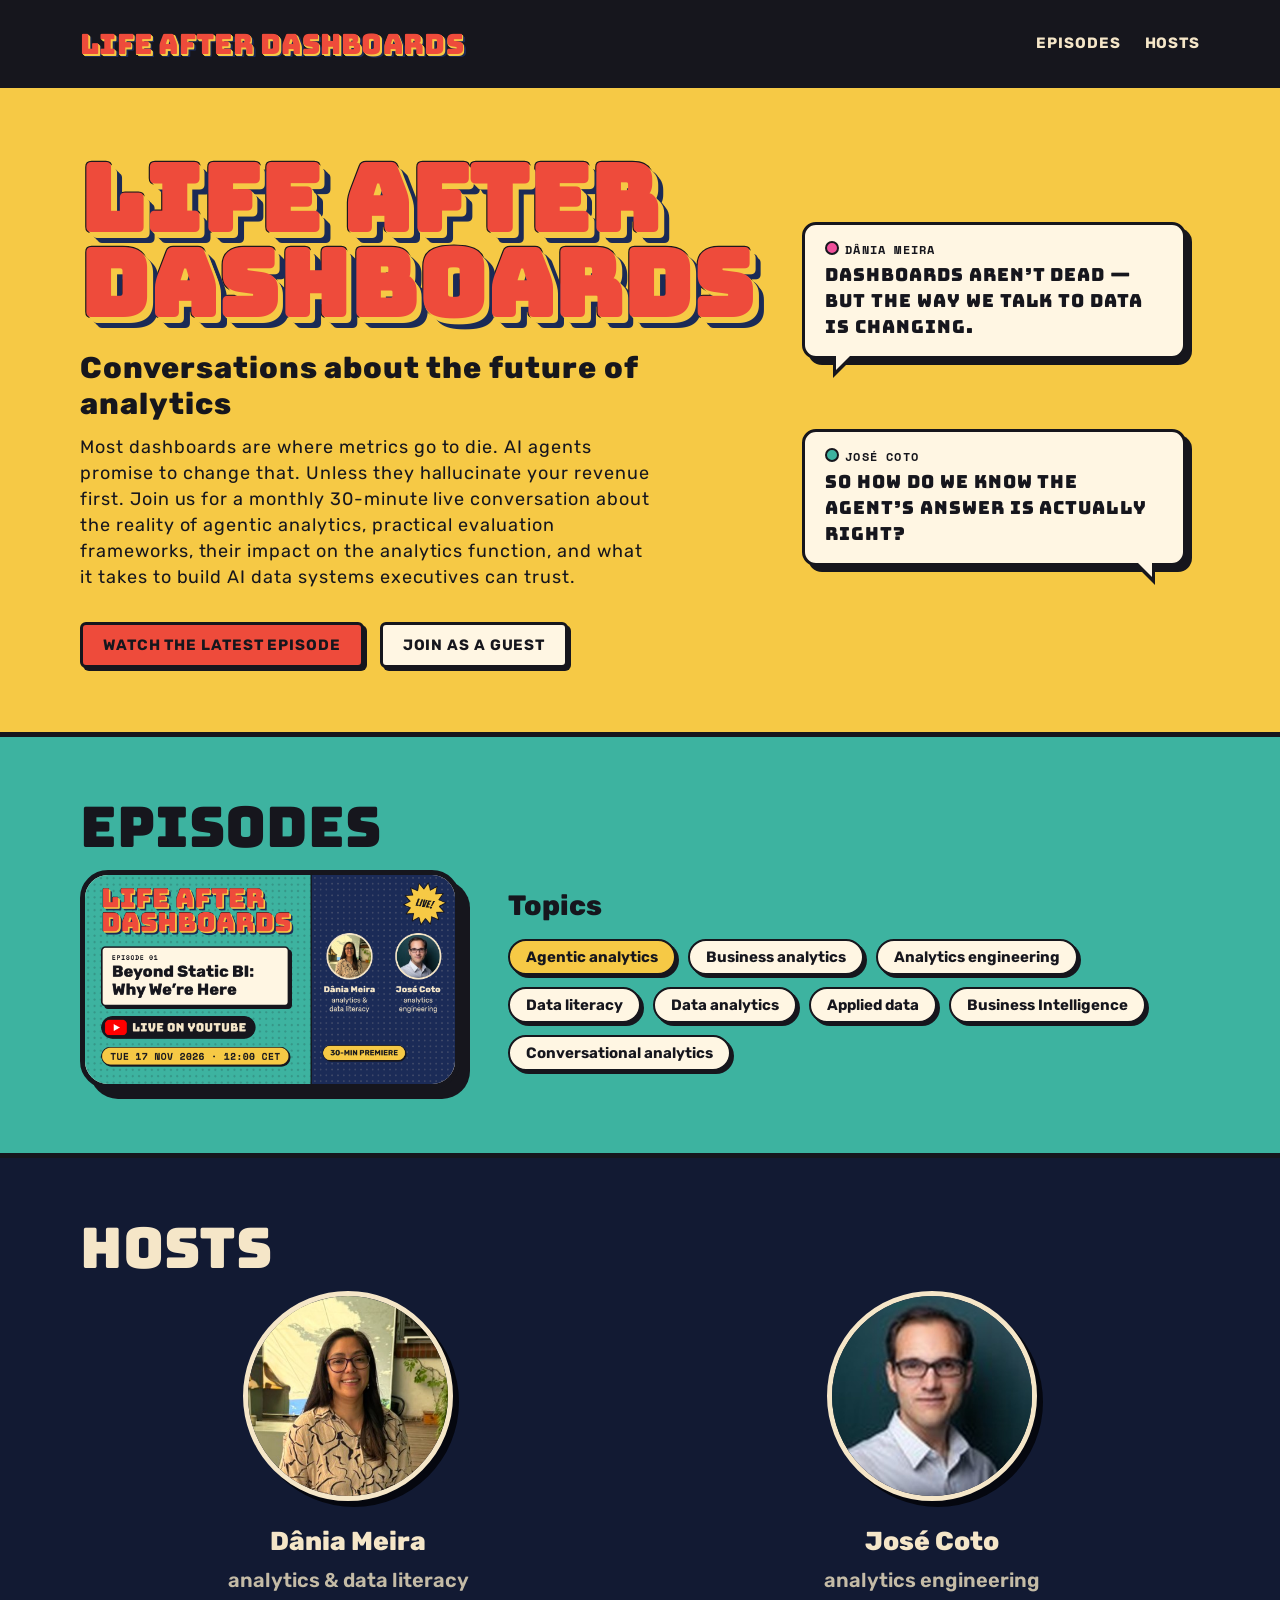
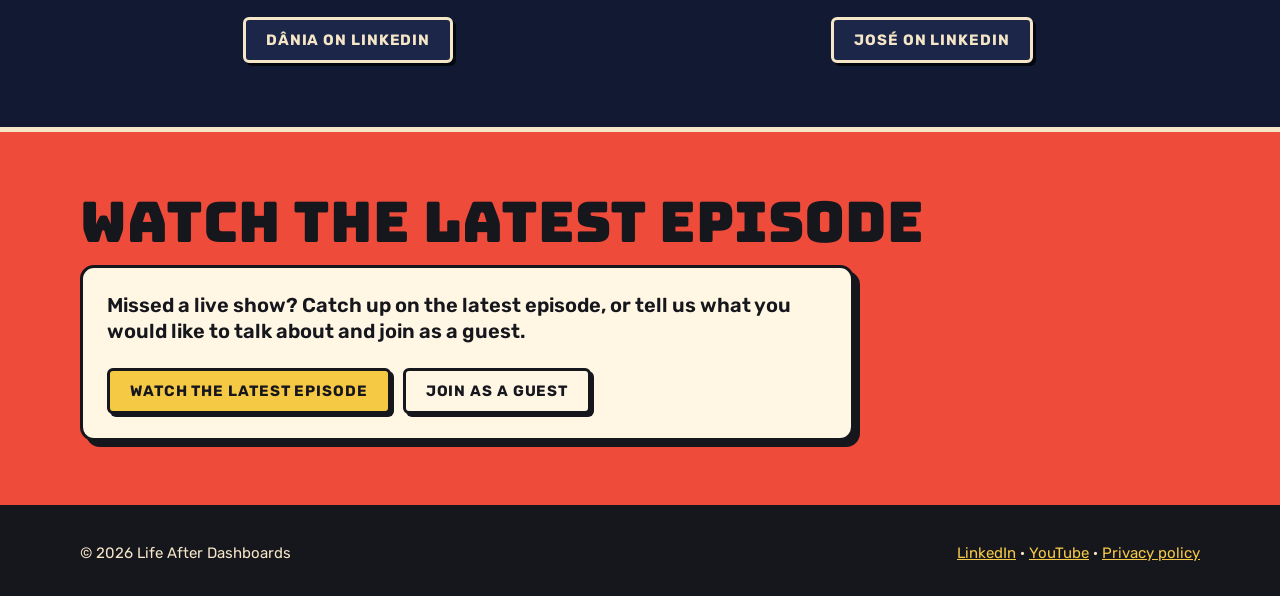
<file: index.html>
<!DOCTYPE html>
<html lang="en">
<head>
  <meta charset="utf-8">
  <meta name="viewport" content="width=device-width, initial-scale=1">
  <title>Life After Dashboards: agentic analytics & the future of BI</title>
  <meta name="description" content="Monthly live show on agentic analytics, AI agents, business analytics, analytics engineering and data literacy. Hosted by Dânia Meira and José Coto.">
  <meta name="robots" content="index,follow">
  <meta name="keywords" content="conversational analytics, business analytics, analytics engineering, data literacy, data analytics, applied data, agentic analytics, AI agents, dashboards, Business Intelligence, live show, Dânia Meira, José Coto">
  <meta name="theme-color" content="#16161d">
  <link rel="canonical" href="https://meiradania.github.io/life-after-dashboards/">
  <link rel="alternate" type="text/plain" href="llms.txt" title="llms.txt: a plain-text summary of this site for AI agents">
  <meta property="og:site_name" content="Life After Dashboards">
  <meta property="og:title" content="Life After Dashboards: agentic analytics & the future of BI">
  <meta property="og:description" content="Monthly live show on agentic analytics, AI agents, business analytics, analytics engineering and data literacy. Hosted by Dânia Meira and José Coto.">
  <meta property="og:type" content="website">
  <meta property="og:url" content="https://meiradania.github.io/life-after-dashboards/">
  <meta property="og:image" content="https://meiradania.github.io/life-after-dashboards/img/episode-01-thumbnail.png">
  <meta property="og:image:alt" content="Life After Dashboards, Episode 01: Beyond Static BI, why we’re here. Live on YouTube with Dânia Meira and José Coto.">
  <meta name="twitter:card" content="summary_large_image">
  <link rel="icon" type="image/png" sizes="64x64" href="img/favicon-64.png">
  <link rel="apple-touch-icon" href="img/apple-touch-icon.png">
  <link rel="preload" href="fonts/Bungee-Regular.ttf" as="font" type="font/ttf" crossorigin>
  <link rel="stylesheet" href="css/fonts.css">
  <link rel="stylesheet" href="css/tokens.css">
  <link rel="stylesheet" href="css/bundle.css">
  <link rel="stylesheet" href="style.css">
  <script type="application/ld+json">
{
  "@context": "https://schema.org",
  "@graph": [
    {
      "@type": "WebSite",
      "@id": "https://meiradania.github.io/life-after-dashboards/#website",
      "url": "https://meiradania.github.io/life-after-dashboards/",
      "name": "Life After Dashboards",
      "description": "Conversations about the future of analytics",
      "inLanguage": "en"
    },
    {
      "@type": "Organization",
      "@id": "https://meiradania.github.io/life-after-dashboards/#org",
      "name": "Life After Dashboards",
      "url": "https://meiradania.github.io/life-after-dashboards/",
      "logo": "https://meiradania.github.io/life-after-dashboards/img/avatar-800.png",
      "sameAs": [
        "https://www.linkedin.com/company/life-after-dashboards",
        "https://www.youtube.com/@lifeafterdashboards"
      ],
      "knowsAbout": [
        "business analytics",
        "analytics engineering",
        "data literacy",
        "data analytics",
        "applied data",
        "agentic analytics",
        "AI agents",
        "dashboards",
        "Business Intelligence"
      ],
      "founder": [
        {
          "@type": "Person",
          "name": "Dânia Meira",
          "url": "https://www.linkedin.com/in/meiradania"
        },
        {
          "@type": "Person",
          "name": "José Coto",
          "url": "https://www.linkedin.com/in/jose-coto"
        }
      ]
    },
    {
      "@type": "Event",
      "name": "Life After Dashboards #01 | Beyond Static BI: Why We're Here & What's Next",
      "description": "Business Intelligence is undergoing its biggest transformation in twenty years, moving from dashboards toward conversational and autonomous AI agents. Dânia Meira and José Coto discuss their backgrounds in data architecture and analytics, why they started the show, and what to expect: guest interviews, use case discussions, practical breakdowns and community Q&A.",
      "keywords": "Beyond Static BI, Business Intelligence, dashboards, AI agents, conversational analytics, agentic analytics, business analytics, analytics engineering, data analytics, data literacy, applied data",
      "startDate": "2026-11-17T12:00:00+01:00",
      "endDate": "2026-11-17T12:30:00+01:00",
      "eventStatus": "https://schema.org/EventScheduled",
      "eventAttendanceMode": "https://schema.org/OnlineEventAttendanceMode",
      "location": {
        "@type": "VirtualLocation",
        "url": "https://www.youtube.com/@lifeafterdashboards"
      },
      "image": [
        "https://meiradania.github.io/life-after-dashboards/img/episode-01-thumbnail.png"
      ],
      "url": "https://meiradania.github.io/life-after-dashboards/#episodes",
      "isAccessibleForFree": true,
      "organizer": {
        "@id": "https://meiradania.github.io/life-after-dashboards/#org"
      },
      "performer": [
        {
          "@type": "Person",
          "name": "Dânia Meira",
          "url": "https://www.linkedin.com/in/meiradania"
        },
        {
          "@type": "Person",
          "name": "José Coto",
          "url": "https://www.linkedin.com/in/jose-coto"
        }
      ]
    }
  ]
}
  </script>
</head>
<body>
<header class="site">
  <div class="wrap">
    <a class="brand lad-wordmark lad-wordmark--inline" href="index.html" aria-label="Life After Dashboards, home"><span aria-hidden="true">Life After Dashboards</span></a>
    <nav aria-label="Main"><a href="index.html#episodes">Episodes</a><a href="index.html#hosts">Hosts</a></nav>
  </div>
</header>

<main id="top">
  <section class="hero f-mustard">
    <div class="wrap grid">
      <div>
        <h1 class="lad-wordmark"><span>Life After</span><span>Dashboards</span></h1>
        <p class="tagline">Conversations about the future of analytics</p>
        <p class="lead">Most dashboards are where metrics go to die. AI agents promise to change that. Unless they hallucinate your revenue first. Join us for a monthly 30-minute live conversation about the reality of agentic analytics, practical evaluation frameworks, their impact on the analytics function, and what it takes to build AI data systems executives can trust.</p>
        <div class="btns">
          <!-- TODO: link straight to the latest episode once it is published -->
          <a class="lad-btn lad-btn--primary" href="https://www.youtube.com/@lifeafterdashboards?utm_source=landingpage" rel="noopener">Watch the latest episode</a>
          <a class="lad-btn lad-btn--secondary" href="https://www.linkedin.com/in/meiradania?utm_source=landingpage" rel="noopener">Join as a guest</a>
        </div>
      </div>
      <div class="duo">
        <!-- Quotes are sample copy from the design system: replace with lines the hosts actually said. -->
        <div class="lad-bubble"><span class="lad-bubble__who"><i class="lad-bubble__dot lad-bg-pink"></i>Dânia Meira</span>Dashboards aren’t dead — but the way we talk to data is changing.</div>
        <div class="lad-bubble lad-bubble--right"><span class="lad-bubble__who"><i class="lad-bubble__dot lad-bg-teal"></i>José Coto</span>So how do we know the agent’s answer is actually right?</div>
      </div>
    </div>
  </section>

  <section class="episodes f-teal" id="episodes">
    <div class="wrap">
      <h2>Episodes</h2>
      <div class="ep-row">
        <div class="ep-list">
          <!-- TODO: link straight to the Episode 01 LinkedIn event once it is created (for now: the LinkedIn Page) -->
          <a class="ep-card" href="https://www.linkedin.com/company/life-after-dashboards?utm_source=landingpage" rel="noopener" aria-label="Episode 01: register for the event on LinkedIn">
            <img src="img/episode-01-thumbnail.png" width="1280" height="720" alt="Life After Dashboards episode 01: Beyond Static BI, why we’re here. Live on YouTube, Tuesday 17 November 2026, 12:00 CET, with Dânia Meira (analytics and data literacy) and José Coto (analytics engineering)." loading="lazy">
          </a>
        </div>
        <div class="topics">
          <h3>Topics</h3>
          <ul class="tags">
            <li class="lad-tag lad-tag--mustard">Agentic analytics</li>
            <li class="lad-tag">Business analytics</li>
            <li class="lad-tag">Analytics engineering</li>
            <li class="lad-tag">Data literacy</li>
            <li class="lad-tag">Data analytics</li>
            <li class="lad-tag">Applied data</li>
            <li class="lad-tag">Business Intelligence</li>
            <li class="lad-tag">Conversational analytics</li>
          </ul>
        </div>
      </div>
    </div>
  </section>

  <section class="hosts" id="hosts" data-theme="studio">
    <div class="wrap">
      <h2>Hosts</h2>
      <div class="host-grid">
        <article class="hostbox" id="dania">
          <div class="lad-host__disc photo"><img src="img/dania.jpg" width="340" height="340" alt="Photo of Dânia Meira" loading="lazy"></div>
          <h3>Dânia Meira</h3>
          <p class="role">analytics &amp; data literacy</p>
          <!-- TODO: add a short bio under the name -->
          <p class="links"><a class="lad-btn lad-btn--secondary" href="https://www.linkedin.com/in/meiradania?utm_source=landingpage" rel="noopener">Dânia on LinkedIn</a></p>
        </article>
        <article class="hostbox" id="jose">
          <div class="lad-host__disc photo"><img src="img/jose.jpg" width="340" height="340" alt="Photo of José Coto" loading="lazy"></div>
          <h3>José Coto</h3>
          <p class="role">analytics engineering</p>
          <!-- TODO: add a short bio under the name -->
          <p class="links"><a class="lad-btn lad-btn--secondary" href="https://www.linkedin.com/in/jose-coto?utm_source=landingpage" rel="noopener">José on LinkedIn</a></p>
        </article>
      </div>
    </div>
  </section>

  <section class="contact f-coral" id="watch">
    <div class="wrap">
      <h2>Watch the latest episode</h2>
      <div class="lad-card">
        <p class="sub" style="margin-bottom:var(--space-6)">Missed a live show? Catch up on the latest episode, or tell us what you would like to talk about and join as a guest.</p>
        <div class="tags">
          <!-- TODO: link straight to the latest episode once it is published -->
          <a class="lad-btn lad-btn--highlight" href="https://www.youtube.com/@lifeafterdashboards?utm_source=landingpage" rel="noopener">Watch the latest episode</a>
          <a class="lad-btn lad-btn--secondary" href="https://www.linkedin.com/in/meiradania?utm_source=landingpage" rel="noopener">Join as a guest</a>
        </div>
      </div>
    </div>
  </section>
</main>

<footer>
  <div class="wrap">
    <span>© <span id="y">2026</span> Life After Dashboards</span>
    <span><a href="https://www.linkedin.com/company/life-after-dashboards?utm_source=landingpage" rel="noopener">LinkedIn</a> · <a href="https://www.youtube.com/@lifeafterdashboards?utm_source=landingpage" rel="noopener">YouTube</a> · <a href="privacy.html">Privacy policy</a></span>
  </div>
</footer>
<script>document.getElementById("y").textContent = new Date().getFullYear();</script>
</body>
</html>
</file>
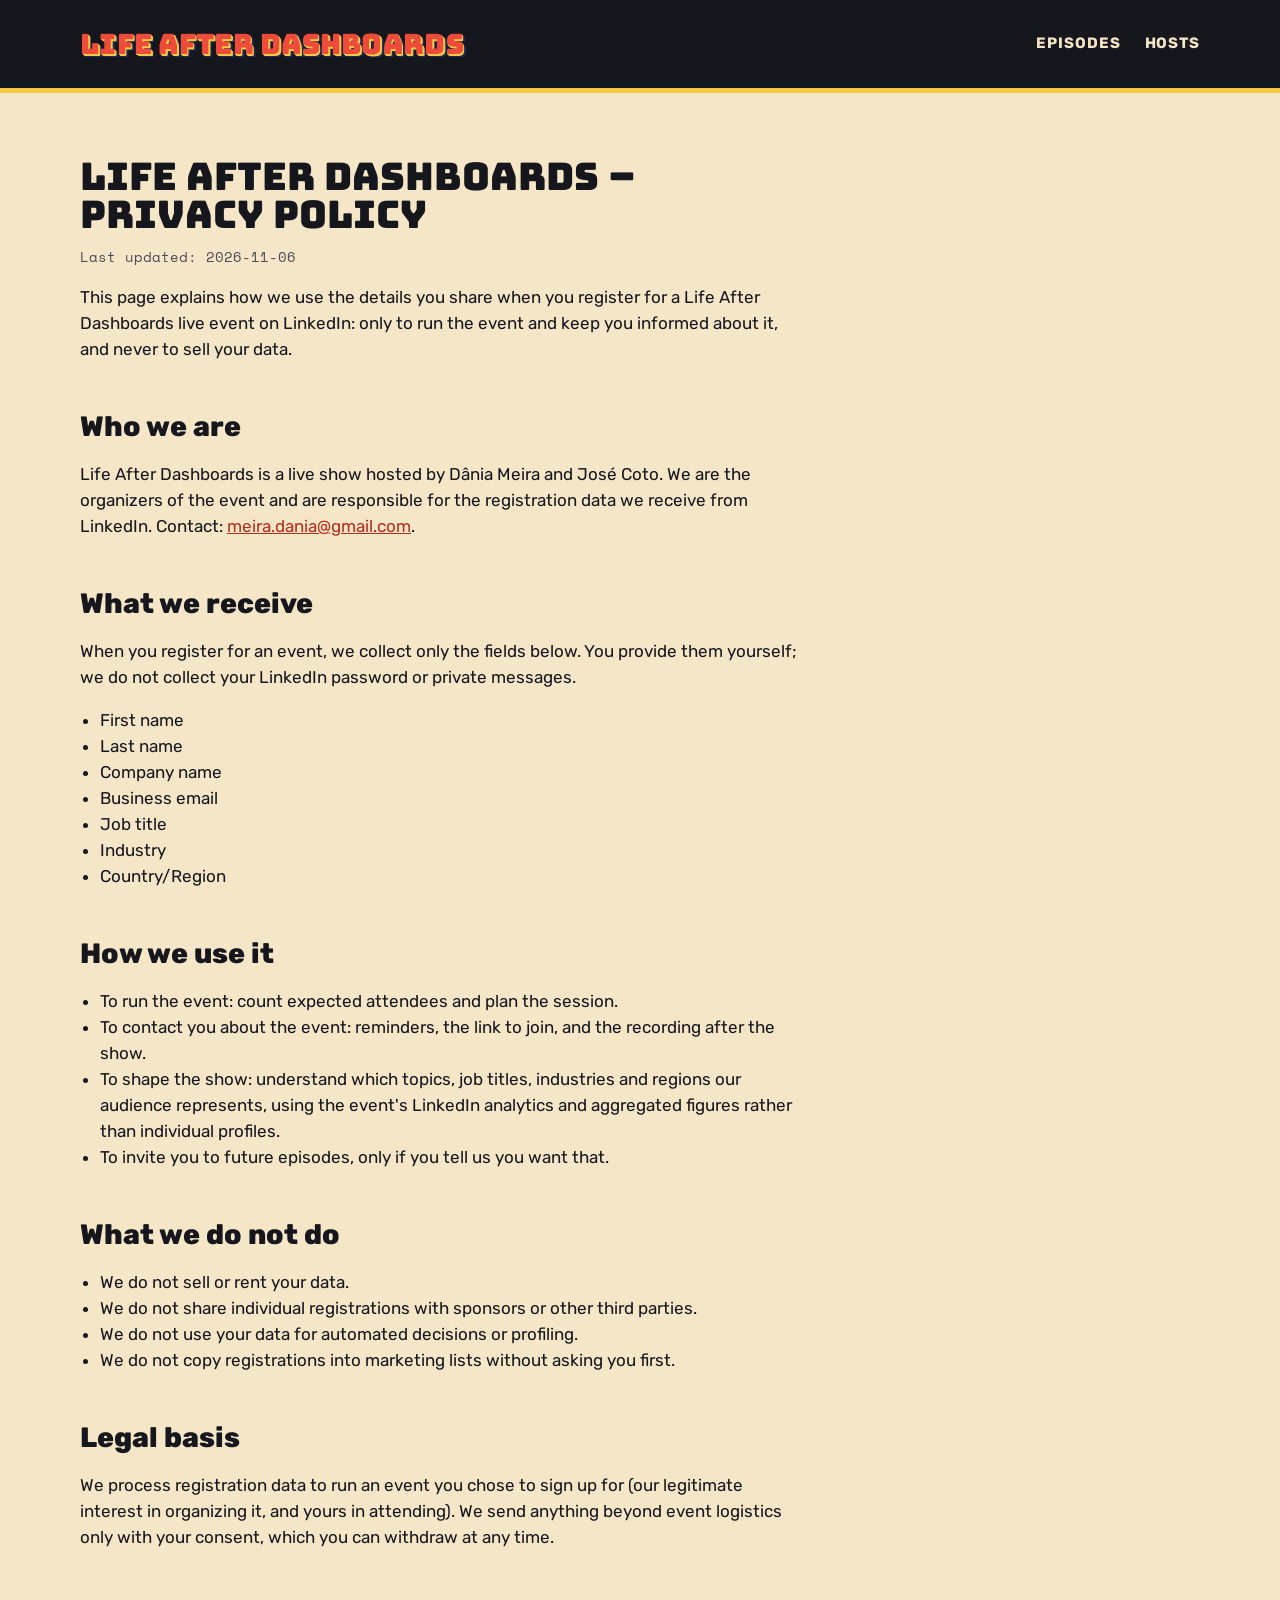
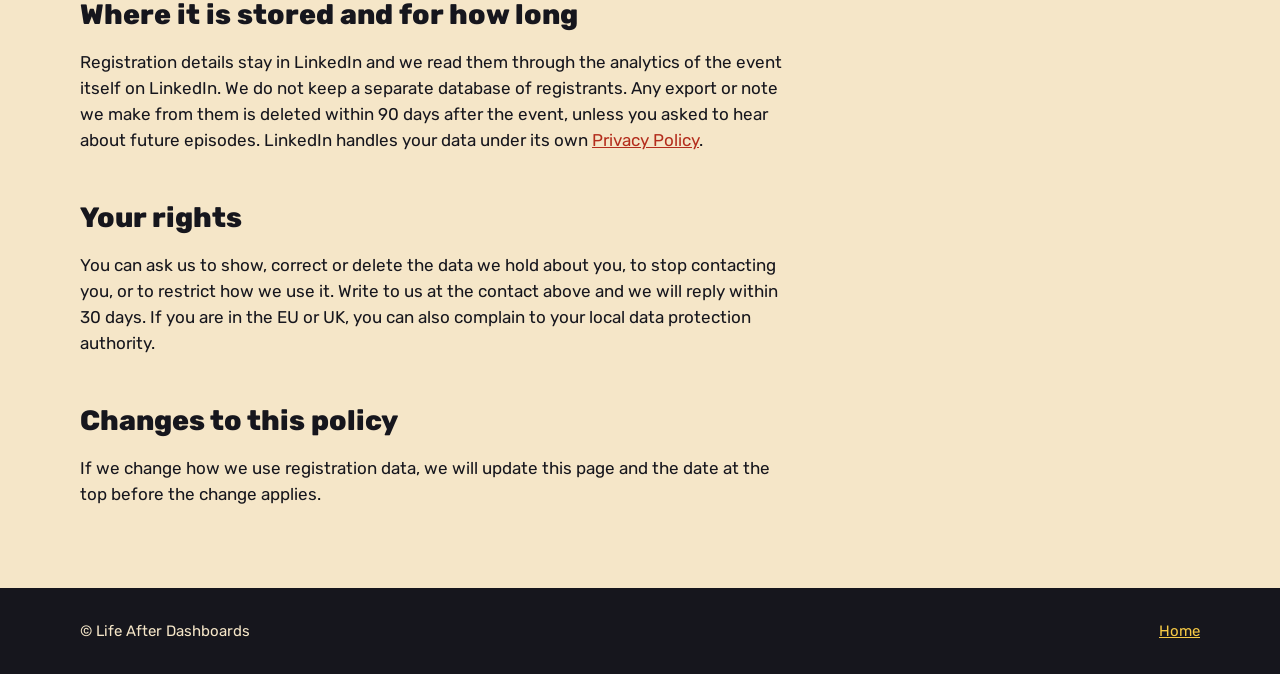
<file: privacy.html>
<!DOCTYPE html>
<html lang="en">
<head>
  <meta charset="utf-8">
  <meta name="viewport" content="width=device-width, initial-scale=1">
  <title>Privacy Policy – Life After Dashboards</title>
  <meta name="description" content="How Life After Dashboards uses the details you share when you register for a live event on LinkedIn.">
  <meta name="theme-color" content="#16161d">
  <meta name="robots" content="index,follow">
  <link rel="canonical" href="https://meiradania.github.io/life-after-dashboards/privacy.html">
  <link rel="icon" type="image/png" sizes="64x64" href="img/favicon-64.png">
  <link rel="apple-touch-icon" href="img/apple-touch-icon.png">
  <link rel="preload" href="fonts/Bungee-Regular.ttf" as="font" type="font/ttf" crossorigin>
  <link rel="stylesheet" href="css/fonts.css">
  <link rel="stylesheet" href="css/tokens.css">
  <link rel="stylesheet" href="css/bundle.css">
  <link rel="stylesheet" href="style.css">
</head>
<body>
<header class="site">
  <div class="wrap">
    <a class="brand lad-wordmark lad-wordmark--inline" href="index.html" aria-label="Life After Dashboards, home"><span aria-hidden="true">Life After Dashboards</span></a>
    <nav aria-label="Main"><a href="index.html#episodes">Episodes</a><a href="index.html#hosts">Hosts</a></nav>
  </div>
</header>

<main class="wrap">
  <article class="prose">
    <h1>Life After Dashboards – Privacy Policy</h1>
    <p class="meta">Last updated: 2026-11-06</p>

    <p>This page explains how we use the details you share when you register for a Life After Dashboards live event on LinkedIn: only to run the event and keep you informed about it, and never to sell your data.</p>

    <h2>Who we are</h2>
    <p>Life After Dashboards is a live show hosted by Dânia Meira and José Coto. We are the organizers of the event and are responsible for the registration data we receive from LinkedIn. Contact: <a href="mailto:meira.dania@gmail.com">meira.dania@gmail.com</a>.</p>

    <h2>What we receive</h2>
    <p>When you register for an event, we collect only the fields below. You provide them yourself; we do not collect your LinkedIn password or private messages.</p>
    <ul>
      <li>First name</li>
      <li>Last name</li>
      <li>Company name</li>
      <li>Business email</li>
      <li>Job title</li>
      <li>Industry</li>
      <li>Country/Region</li>
    </ul>

    <h2>How we use it</h2>
    <ul>
      <li>To run the event: count expected attendees and plan the session.</li>
      <li>To contact you about the event: reminders, the link to join, and the recording after the show.</li>
      <li>To shape the show: understand which topics, job titles, industries and regions our audience represents, using the event's LinkedIn analytics and aggregated figures rather than individual profiles.</li>
      <li>To invite you to future episodes, only if you tell us you want that.</li>
    </ul>

    <h2>What we do not do</h2>
    <ul>
      <li>We do not sell or rent your data.</li>
      <li>We do not share individual registrations with sponsors or other third parties.</li>
      <li>We do not use your data for automated decisions or profiling.</li>
      <li>We do not copy registrations into marketing lists without asking you first.</li>
    </ul>

    <h2>Legal basis</h2>
    <p>We process registration data to run an event you chose to sign up for (our legitimate interest in organizing it, and yours in attending). We send anything beyond event logistics only with your consent, which you can withdraw at any time.</p>

    <h2>Where it is stored and for how long</h2>
    <p>Registration details stay in LinkedIn and we read them through the analytics of the event itself on LinkedIn. We do not keep a separate database of registrants. Any export or note we make from them is deleted within 90 days after the event, unless you asked to hear about future episodes. LinkedIn handles your data under its own <a href="https://www.linkedin.com/legal/privacy-policy?utm_source=landingpage" rel="noopener">Privacy Policy</a>.</p>

    <h2>Your rights</h2>
    <p>You can ask us to show, correct or delete the data we hold about you, to stop contacting you, or to restrict how we use it. Write to us at the contact above and we will reply within 30 days. If you are in the EU or UK, you can also complain to your local data protection authority.</p>

    <h2>Changes to this policy</h2>
    <p>If we change how we use registration data, we will update this page and the date at the top before the change applies.</p>
  </article>
</main>

<footer>
  <div class="wrap">
    <span>© Life After Dashboards</span>
    <span><a href="index.html">Home</a></span>
  </div>
</footer>
</body>
</html>
</file>
<file: css/fonts.css>
/* Self-hosted so visitors' browsers never call Google. All four are SIL OFL; licences are in /fonts. */
@font-face { font-family: Bungee; src: url("../fonts/Bungee-Regular.ttf") format("truetype"); font-weight: 400; font-display: swap; }
@font-face { font-family: Bangers; src: url("../fonts/Bangers-Regular.ttf") format("truetype"); font-weight: 400; font-display: swap; }
@font-face { font-family: Rubik; src: url("../fonts/Rubik-Variable.ttf") format("truetype"); font-weight: 300 900; font-display: swap; }
@font-face { font-family: "Space Mono"; src: url("../fonts/SpaceMono-Regular.ttf") format("truetype"); font-weight: 400; font-display: swap; }
@font-face { font-family: "Space Mono"; src: url("../fonts/SpaceMono-Bold.ttf") format("truetype"); font-weight: 700; font-display: swap; }
</file>
<file: css/tokens.css>
/* Life After Dashboards — generated from tokens.json */
:root, [data-theme="paper"] {
  --paper: #f5e6c8; /* Page and canvas ground. Warm newsprint cream in Paper; deep night-navy in Studio (live-stream overlays, dark slides). */
  --paper-raised: #fff6e3; /* Cards, speech bubbles, chart panels sitting on `paper`. */
  --ink: #16161d; /* Primary text and headlines on `paper` and `paper-raised` (14.6:1 / 16.8:1 Paper, 14:1 / 12:1 Studio). Flips to cream in Studio. */
  --ink-muted: #4f4a57; /* Secondary copy, captions, axis labels on `paper` and `paper-raised` (≥6.9:1 Paper, ≥7.7:1 Studio). */
  --outline: #16161d; /* The pop-art key line: 3px stroke around every sticker, card, button, chart slice and bar. Cream in Studio so shapes read as die-cut stickers. */
  --dot: #16161d2e; /* Ben-Day halftone dots laid over a fill or the ground (`.lad-halftone`). Texture only — never carries meaning. */
  --coral: #ee4b3b; /* Lead brand hue — primary buttons, LIVE starbursts, the wordmark face, first chart series. A fill, never text on `paper` (2.99:1); use `coral-text` for words. */
  --coral-text: #b32d1c; /* Coral when it has to be text: links, inline emphasis on `paper` and `paper-raised` (5.2:1 / 5.9:1 Paper, 6.7:1 / 5.8:1 Studio). */
  --mustard: #f6c945; /* Poster yellow — episode badges, highlight blocks, the first layer of the wordmark extrusion, second chart series. */
  --teal: #3db3a0; /* Retro teal — section fields, host B colour (José), third chart series. */
  --pink: #f0509a; /* Pop pink — host A colour (Dânia), shout accents, fourth chart series. Use sparingly: one pink element per composition. */
  --blue: #1f5fae; /* Print blue — secondary fields, fifth chart series, links in Studio overlays when on a light card. */
  --navy: #1b2b57; /* Deep retro navy — the back layer of the wordmark extrusion, title bands, lower thirds. Equals the Studio ground's family, so in Studio pair it with a cream outline. */
  --on-coral: #16161d; /* Text and icons on a `coral` fill (4.9:1) in both themes. Never white on coral. */
  --on-mustard: #16161d; /* Text on `mustard` (11.5:1) in both themes. */
  --on-teal: #16161d; /* Text on `teal` (7:1) in both themes. */
  --on-pink: #16161d; /* Text on `pink` (5.4:1) in both themes. */
  --on-blue: #f5e6c8; /* Text on `blue` (5.2:1) in both themes. */
  --on-navy: #f5e6c8; /* Text on `navy` (11.1:1) in both themes. */
  --focus: #1f5fae; /* Keyboard focus ring: solid 3px, offset 3px, so it lands on the ground (5.2:1 on `paper`, 10.9:1 on Studio `paper`). */
  --pop-sm: 3px 3px 0 0 #16161d; /* Buttons, tags, small stickers. */
  --pop-md: 6px 6px 0 0 #16161d; /* Cards, speech bubbles, chart panels; button hover. */
  --pop-lg: 10px 10px 0 0 #16161d; /* Hero posters and event cards. */
}
[data-theme="studio"] {
  --paper: #121a33;
  --paper-raised: #1c2648;
  --ink: #f5e6c8;
  --ink-muted: #c4bba6;
  --outline: #f5e6c8;
  --dot: #f5e6c82e;
  --coral-text: #ff7a66;
  --focus: #f6c945;
  --pop-sm: 3px 3px 0 0 #05070f;
  --pop-md: 6px 6px 0 0 #05070f;
  --pop-lg: 10px 10px 0 0 #05070f;
}
:root {
  --space-1: 4px; /* Hairline gaps: icon to label, legend swatch to text. */
  --space-2: 8px; /* Halftone pitch; tight stacks; tag padding. */
  --space-3: 12px; /* Button vertical padding, list gaps. */
  --space-4: 16px; /* Default gap between elements; phone gutter. */
  --space-6: 24px; /* Card padding. */
  --space-8: 32px; /* Gap between cards; poster inner margin. */
  --space-12: 48px; /* Section padding. */
  --space-16: 64px; /* Gap between full-bleed colour sections. */
  --radius-sm: 6px; /* Buttons, tags' inner chips, bars' top corners. */
  --radius-md: 14px; /* Cards, speech bubbles, chart panels. */
  --radius-lg: 28px; /* Poster panels and event cards. */
  --radius-pill: 999px; /* Tags, episode badges, host discs. */
  --stroke-thin: 2px; /* Chart gridlines and small tags. */
  --stroke: 3px; /* The default key line around stickers, cards, buttons, slices and bars. */
  --stroke-heavy: 5px; /* Poster-scale shapes and chart baselines. */
  --font-display: Bungee, "Arial Black", Impact, sans-serif;
  --font-shout: Bangers, Impact, "Arial Narrow", sans-serif;
  --font-body: Rubik, "Trebuchet MS", system-ui, sans-serif;
  --font-data: "Space Mono", ui-monospace, Menlo, monospace;
  --text-hero: 400 96px/0.9 var(--font-display); /* Wordmark and poster titles only. Pair with the extrusion (`Wordmark`). */
  --text-display: 400 64px/0.95 var(--font-display); /* Episode numbers, slide titles, thumbnail headlines. */
  --text-title: 400 36px/1 var(--font-display); /* Card titles, section openers. Max two lines. */
  --text-shout: 400 40px/1 var(--font-shout); /* One- to three-word comic shouts inside starbursts: LIVE!, NEW!, WOW!, ON AIR. */
  --text-shout-sm: 400 24px/1 var(--font-shout); /* Small shouts on tags and badges. */
  --text-heading: 800 28px/34px var(--font-body); /* In-page headings, newsletter H2. */
  --text-subheading: 600 20px/26px var(--font-body); /* Card subtitles, host names, H3. */
  --text-body: 400 17px/26px var(--font-body); /* Running copy: newsletter, descriptions, speech bubbles. */
  --text-body-sm: 400 15px/22px var(--font-body); /* Card copy, metadata lines. */
  --text-button: 700 15px/16px var(--font-body); /* Buttons and tags, uppercase. */
  --text-kpi: 700 48px/1 var(--font-data); /* Big numbers in KPI tiles, timers, episode countdowns. */
  --text-data: 400 14px/20px var(--font-data); /* Dates, times, chart values, timestamps. */
  --text-label: 700 12px/16px var(--font-data); /* Uppercase eyebrows, axis and legend labels. */
}
.hero {
  font-family: var(--font-display);
  font-size: 96px;
  line-height: 0.9;
  font-weight: 400;
  letter-spacing: 0.01em;
}
.display {
  font-family: var(--font-display);
  font-size: 64px;
  line-height: 0.95;
  font-weight: 400;
  letter-spacing: 0;
}
.title {
  font-family: var(--font-display);
  font-size: 36px;
  line-height: 1;
  font-weight: 400;
  letter-spacing: 0;
}
.shout {
  font-family: var(--font-shout);
  font-size: 40px;
  line-height: 1;
  font-weight: 400;
  letter-spacing: 0.04em;
}
.shout-sm {
  font-family: var(--font-shout);
  font-size: 24px;
  line-height: 1;
  font-weight: 400;
  letter-spacing: 0.04em;
}
.heading {
  font-family: var(--font-body);
  font-size: 28px;
  line-height: 34px;
  font-weight: 800;
  letter-spacing: 0;
}
.subheading {
  font-family: var(--font-body);
  font-size: 20px;
  line-height: 26px;
  font-weight: 600;
  letter-spacing: 0;
}
.body {
  font-family: var(--font-body);
  font-size: 17px;
  line-height: 26px;
  font-weight: 400;
  letter-spacing: 0;
}
.body-sm {
  font-family: var(--font-body);
  font-size: 15px;
  line-height: 22px;
  font-weight: 400;
  letter-spacing: 0;
}
.button {
  font-family: var(--font-body);
  font-size: 15px;
  line-height: 16px;
  font-weight: 700;
  letter-spacing: 0.06em;
}
.kpi {
  font-family: var(--font-data);
  font-size: 48px;
  line-height: 1;
  font-weight: 700;
  letter-spacing: 0;
}
.data {
  font-family: var(--font-data);
  font-size: 14px;
  line-height: 20px;
  font-weight: 400;
  letter-spacing: 0;
}
.label {
  font-family: var(--font-data);
  font-size: 12px;
  line-height: 16px;
  font-weight: 700;
  letter-spacing: 0.1em;
}
</file>
<file: css/bundle.css>
/* Life After Dashboards — component styles. Values come from tokens.css. */
body { margin: 0; padding: var(--space-6); background: var(--paper); color: var(--ink); font-family: var(--font-body); font-size: 17px; line-height: 26px; }
.lad-row { display: flex; flex-wrap: wrap; gap: var(--space-6); align-items: center; }
.lad-stack { display: flex; flex-direction: column; gap: var(--space-4); }

/* Ben-Day halftone — texture only */
.lad-halftone { background-image: radial-gradient(var(--dot) 1.7px, transparent 2px); background-size: var(--space-2) var(--space-2); }

/* Wordmark — Bungee with a two-layer hard extrusion */
.lad-wordmark { font-family: var(--font-display); line-height: .92; letter-spacing: .01em; color: var(--coral); text-transform: uppercase; margin: 0;
  -webkit-text-stroke: .025em var(--outline); paint-order: stroke fill;
  text-shadow: .02em .02em 0 var(--mustard), .04em .04em 0 var(--mustard), .06em .06em 0 var(--mustard), .08em .08em 0 var(--navy), .10em .10em 0 var(--navy), .12em .12em 0 var(--navy); }
.lad-wordmark span { display: block; }
.lad-wordmark--mono { color: var(--paper-raised); text-shadow: .03em .03em 0 var(--outline), .06em .06em 0 var(--outline), .09em .09em 0 var(--outline); }
.lad-wordmark--inline span { display: inline; }

/* Button */
.lad-btn { font: 700 15px/16px var(--font-body); letter-spacing: .06em; text-transform: uppercase; padding: var(--space-3) 20px; border: var(--stroke) solid var(--outline); border-radius: var(--radius-sm); box-shadow: var(--pop-sm); cursor: pointer; transition: transform .08s ease, box-shadow .08s ease; }
.lad-btn:hover { transform: translate(-2px, -2px); box-shadow: var(--pop-md); }
.lad-btn:active { transform: translate(3px, 3px); box-shadow: none; }
.lad-btn:focus-visible { outline: 3px solid var(--focus); outline-offset: 3px; }
.lad-btn:disabled { opacity: 1; cursor: not-allowed; transform: none; box-shadow: none; background: var(--paper); color: var(--ink-muted); border-style: dashed; }
.lad-btn--primary { background: var(--coral); color: var(--on-coral); }
.lad-btn--secondary { background: var(--paper-raised); color: var(--ink); }
.lad-btn--highlight { background: var(--mustard); color: var(--on-mustard); }

/* Tag */
.lad-tag { display: inline-flex; align-items: center; gap: var(--space-1); font: 700 13px/16px var(--font-body); padding: 6px var(--space-3); border: var(--stroke-thin) solid var(--outline); border-radius: var(--radius-pill); background: var(--paper-raised); color: var(--ink); box-shadow: var(--pop-sm); }
.lad-tag--coral { background: var(--coral); color: var(--on-coral); }
.lad-tag--mustard { background: var(--mustard); color: var(--on-mustard); }
.lad-tag--teal { background: var(--teal); color: var(--on-teal); }
.lad-tag--pink { background: var(--pink); color: var(--on-pink); }
.lad-tag--blue { background: var(--blue); color: var(--on-blue); }
.lad-tag--navy { background: var(--navy); color: var(--on-navy); }

/* Episode badge — a round button-badge sticker */
.lad-epbadge { position: relative; display: inline-grid; place-items: center; text-align: center; border-radius: var(--radius-pill); border: var(--stroke) solid var(--outline); box-shadow: var(--pop-sm); background: var(--mustard); color: var(--on-mustard); }
.lad-epbadge__k { font: 700 11px/1 var(--font-data); letter-spacing: .12em; }
.lad-epbadge__n { font-family: var(--font-display); line-height: .9; }

/* Starburst */
.lad-burst { position: relative; display: inline-grid; place-items: center; }
.lad-burst svg { position: absolute; inset: 0; width: 100%; height: 100%; overflow: visible; }
.lad-burst__shape { stroke: var(--outline); stroke-width: 3; stroke-linejoin: round; }
.lad-burst__t { position: relative; font-family: var(--font-shout); letter-spacing: .04em; line-height: 1; text-align: center; padding: 0 18%; }

/* Fills used by SVG shapes */
.lad-f-coral { fill: var(--coral); } .lad-f-mustard { fill: var(--mustard); } .lad-f-teal { fill: var(--teal); }
.lad-f-pink { fill: var(--pink); } .lad-f-blue { fill: var(--blue); } .lad-f-navy { fill: var(--navy); } .lad-f-raised { fill: var(--paper-raised); }
.lad-c-coral { color: var(--on-coral); } .lad-c-mustard { color: var(--on-mustard); } .lad-c-teal { color: var(--on-teal); }
.lad-c-pink { color: var(--on-pink); } .lad-c-blue { color: var(--on-blue); } .lad-c-navy { color: var(--on-navy); } .lad-c-raised { color: var(--ink); }
.lad-bg-coral { background: var(--coral); } .lad-bg-mustard { background: var(--mustard); } .lad-bg-teal { background: var(--teal); }
.lad-bg-pink { background: var(--pink); } .lad-bg-blue { background: var(--blue); } .lad-bg-navy { background: var(--navy); }

/* Speech bubble */
.lad-bubble { position: relative; max-width: 420px; padding: var(--space-4) 20px; background: var(--paper-raised); color: var(--ink); border: var(--stroke) solid var(--outline); border-radius: var(--radius-md); box-shadow: var(--pop-md); font-size: 17px; line-height: 26px; margin-bottom: 22px; }
.lad-bubble__who { display: block; font: 700 12px/16px var(--font-data); letter-spacing: .1em; text-transform: uppercase; margin-bottom: var(--space-1); }
.lad-bubble__who--a { color: var(--ink); } .lad-bubble__who--b { color: var(--ink); }
.lad-bubble__dot { display: inline-block; width: 10px; height: 10px; border-radius: var(--radius-pill); border: var(--stroke-thin) solid var(--outline); margin-right: 6px; vertical-align: -1px; }
.lad-bubble::before, .lad-bubble::after { content: ""; position: absolute; top: 100%; width: 0; height: 0; border-style: solid; }
.lad-bubble::before { left: 28px; border-width: 22px 22px 0 0; border-color: var(--outline) transparent transparent transparent; }
.lad-bubble::after { left: 31px; margin-top: -1px; border-width: 15px 15px 0 0; border-color: var(--paper-raised) transparent transparent transparent; }
.lad-bubble--right::before { left: auto; right: 28px; border-width: 22px 0 0 22px; }
.lad-bubble--right::after { left: auto; right: 31px; border-width: 15px 0 0 15px; }

/* Cards */
.lad-card { background: var(--paper-raised); color: var(--ink); border: var(--stroke) solid var(--outline); border-radius: var(--radius-md); box-shadow: var(--pop-md); padding: var(--space-6); }
.lad-eyebrow { font: 700 12px/16px var(--font-data); letter-spacing: .1em; text-transform: uppercase; color: var(--ink-muted); margin: 0; }

/* Host card */
.lad-host { display: flex; gap: var(--space-4); align-items: center; width: 320px; box-sizing: border-box; }
.lad-host__disc { position: relative; flex: none; width: 72px; height: 72px; border-radius: var(--radius-pill); border: var(--stroke) solid var(--outline); display: grid; place-items: center; font: 400 26px/1 var(--font-display); overflow: hidden; }
.lad-host__disc::after { content: ""; position: absolute; inset: 0; background-image: radial-gradient(var(--dot) 1.7px, transparent 2px); background-size: 8px 8px; }
.lad-host__disc span { position: relative; z-index: 1; }
.lad-host__name { margin: 0; font: 600 20px/26px var(--font-body); }
.lad-host__role { margin: 2px 0 0; font-size: 15px; line-height: 22px; color: var(--ink-muted); }

/* Charts */
.lad-chart { display: inline-flex; flex-direction: column; gap: var(--space-3); }
.lad-chart svg { display: block; overflow: visible; }
.lad-chart__key { stroke: var(--outline); stroke-width: 3; stroke-linejoin: round; }
.lad-chart__axis { stroke: var(--outline); stroke-width: 5; stroke-linecap: round; }
.lad-chart__grid { stroke: var(--outline); stroke-width: 2; stroke-dasharray: 2 6; stroke-linecap: round; opacity: .35; }
.lad-chart__lbl { font: 700 12px/16px var(--font-data); letter-spacing: .06em; fill: var(--ink-muted); text-transform: uppercase; }
.lad-chart__val { font: 700 14px/1 var(--font-data); fill: var(--ink); }
.lad-chart__dots { fill: var(--dot); }
.lad-legend { display: flex; flex-wrap: wrap; gap: var(--space-2) var(--space-4); margin: 0; padding: 0; list-style: none; font: 400 14px/20px var(--font-data); color: var(--ink); }
.lad-legend li { display: inline-flex; align-items: center; gap: 6px; }
.lad-legend i { width: 12px; height: 12px; border-radius: 3px; border: var(--stroke-thin) solid var(--outline); display: inline-block; }
.lad-chart__note { font: 400 12px/16px var(--font-data); color: var(--ink-muted); margin: 0; }

/* KPI tile */
.lad-kpi { width: 240px; box-sizing: border-box; display: flex; flex-direction: column; gap: var(--space-2); }
.lad-kpi__v { font: 700 48px/1 var(--font-data); letter-spacing: -.02em; margin: 0; }
.lad-kpi__d { align-self: flex-start; }
.lad-kpi__spark { stroke: var(--outline); stroke-width: 3; fill: none; stroke-linecap: round; stroke-linejoin: round; }

/* Segments (run of show) */
.lad-seg { width: 100%; max-width: 640px; }
.lad-seg__bar { display: flex; height: 40px; border: var(--stroke) solid var(--outline); border-radius: var(--radius-sm); overflow: hidden; box-shadow: var(--pop-sm); }
.lad-seg__bar > div { position: relative; border-right: var(--stroke) solid var(--outline); display: grid; place-items: center; font: 700 12px/1 var(--font-data); }
.lad-seg__bar > div:last-child { border-right: 0; }
.lad-seg__ticks { display: flex; justify-content: space-between; font: 400 12px/16px var(--font-data); color: var(--ink-muted); margin-top: 6px; }
.lad-seg__list { list-style: none; margin: var(--space-4) 0 0; padding: 0; display: grid; gap: 6px; font-size: 15px; line-height: 22px; }
.lad-seg__list li { display: grid; grid-template-columns: 16px 104px 1fr; gap: var(--space-2); align-items: baseline; }
.lad-seg__list i { width: 12px; height: 12px; border-radius: 3px; border: var(--stroke-thin) solid var(--outline); display: inline-block; }
.lad-seg__list time { font: 400 14px/20px var(--font-data); color: var(--ink-muted); }

/* Event card */
.lad-event { width: 560px; max-width: 100%; box-sizing: border-box; background: var(--paper-raised); color: var(--ink); border: var(--stroke) solid var(--outline); border-radius: var(--radius-lg); box-shadow: var(--pop-lg); overflow: hidden; position: relative; }
.lad-event__band { position: relative; height: 128px; border-bottom: var(--stroke) solid var(--outline); }
.lad-event__band::after { content: ""; position: absolute; inset: 0; background-image: radial-gradient(var(--dot) 1.7px, transparent 2px); background-size: 8px 8px; }
.lad-event__badge { position: absolute; left: var(--space-6); bottom: -36px; z-index: 2; transform: rotate(-8deg); }
.lad-event__burst { position: absolute; right: var(--space-4); top: var(--space-3); z-index: 2; transform: rotate(10deg); }
.lad-event__body { padding: 52px var(--space-6) var(--space-6); display: flex; flex-direction: column; gap: var(--space-3); }
.lad-event__title { margin: 0; font: 400 32px/1.02 var(--font-display); }
.lad-event__when { margin: 0; font: 700 14px/20px var(--font-data); letter-spacing: .04em; }
.lad-event__hosts { margin: 0; font-size: 15px; line-height: 22px; color: var(--ink-muted); }
.lad-event__foot { display: flex; flex-wrap: wrap; gap: var(--space-3); align-items: center; justify-content: space-between; margin-top: var(--space-2); }

/* Lower third */
.lad-l3 { display: inline-flex; align-self: flex-start; width: max-content; align-items: stretch; border: var(--stroke) solid var(--outline); box-shadow: var(--pop-md); border-radius: var(--radius-sm); overflow: hidden; transform: skewX(-6deg); }
.lad-l3 > * { transform: skewX(6deg); }
.lad-l3__tab { width: 18px; border-right: var(--stroke) solid var(--outline); transform: none; }
.lad-l3__main { background: var(--navy); color: var(--on-navy); padding: 10px 22px 10px 18px; }
.lad-l3__name { margin: 0; font: 400 24px/1 var(--font-display); }
.lad-l3__role { margin: 4px 0 0; font: 700 12px/16px var(--font-data); letter-spacing: .1em; text-transform: uppercase; }
.lad-l3__show { background: var(--mustard); color: var(--on-mustard); display: grid; place-items: center; padding: 0 16px; font: 400 20px/1 var(--font-shout); letter-spacing: .05em; border-left: var(--stroke) solid var(--outline); }
</file>
<file: style.css>
/* Site layout for Life After Dashboards. Tokens: css/tokens.css · components: css/bundle.css · fonts: css/fonts.css */
html { scroll-behavior: smooth; }
body { margin: 0; padding: 0; background: var(--paper); color: var(--ink); font: var(--text-body); }
a { color: var(--coral-text); }
a:focus-visible { outline: 3px solid var(--focus); outline-offset: 3px; }
.wrap { max-width: 1120px; margin: 0 auto; padding: 0 var(--space-6); }
.sr-only { position: absolute; width: 1px; height: 1px; overflow: hidden; clip: rect(0 0 0 0); white-space: nowrap; }

/* header */
header.site { position: sticky; top: 0; z-index: 10; background: var(--ink); border-bottom: var(--stroke-heavy) solid var(--mustard); }
header.site .wrap { display: flex; align-items: center; justify-content: space-between; gap: var(--space-4); min-height: 72px; flex-wrap: wrap; padding-top: var(--space-2); padding-bottom: var(--space-2); }
header.site .brand { text-decoration: none; font-size: 28px; }
header.site nav { display: flex; gap: var(--space-6); flex-wrap: wrap; }
header.site nav a { color: #f5e6c8; text-decoration: none; font: var(--text-button); letter-spacing: .06em; text-transform: uppercase; padding: var(--space-2) 0; border-bottom: var(--stroke) solid transparent; }
header.site nav a:hover { border-bottom-color: var(--mustard); }
header.site nav a:focus-visible { outline-color: var(--mustard); }

/* buttons rendered as links */
a.lad-btn { display: inline-block; text-decoration: none; }
.btns { display: flex; flex-wrap: wrap; gap: var(--space-4); margin-top: var(--space-8); }

/* hard colour fields */
section { padding: var(--space-16) 0; border-bottom: var(--stroke-heavy) solid var(--outline); position: relative; }
.f-mustard { background: var(--mustard); color: var(--on-mustard); }
.f-teal { background: var(--teal); color: var(--on-teal); }
.f-coral { background: var(--coral); color: var(--on-coral); }
.f-paper { background: var(--paper); }
h2 { font: var(--text-display); font-size: clamp(34px, 6vw, 56px); text-transform: uppercase; margin: 0 0 var(--space-4); }
.sub { font: var(--text-subheading); max-width: 60ch; margin: 0 0 var(--space-8); }
.eyebrow { font: var(--text-label); letter-spacing: .1em; text-transform: uppercase; margin: 0 0 var(--space-4); }

/* hero */
.hero { overflow: hidden; }
.hero .grid { display: grid; grid-template-columns: 1.05fr 1fr; gap: var(--space-12); align-items: center; }
.hero h1.lad-wordmark { font-size: clamp(46px, 8.4vw, 92px); }
.hero .tagline { font: 800 clamp(22px, 3vw, 30px)/1.2 var(--font-body); margin: var(--space-6) 0 var(--space-3); }
.hero .lead { font: var(--text-body); font-size: 18px; max-width: 52ch; margin: 0; }

/* hero conversation: bubbles + host cards */

.duo .lad-bubble { max-width: 400px; font-size: 18px; line-height: 26px; }
.duo .lad-bubble--right { justify-self: end; }
.duo { display: grid; gap: var(--space-12); padding: 0 14px var(--space-4) 0; }
/* host photos: drop an <img> in the disc and it covers the initials (the halftone stays on top) */
.lad-host__disc img { position: absolute; inset: 0; width: 100%; height: 100%; object-fit: cover; }

/* episode */
.episode .grid { display: grid; grid-template-columns: minmax(0, 560px) 1fr; gap: var(--space-12); align-items: start; }
.episode .lad-event { width: 100%; }
.episode .lad-event__foot { display: flex; gap: var(--space-4); align-items: center; flex-wrap: wrap; }
.episode h3 { font: var(--text-heading); margin: 0 0 var(--space-3); }
.episode p { margin: 0 0 var(--space-4); max-width: 60ch; }
.episode ul { margin: 0 0 var(--space-6); padding-left: 1.2em; max-width: 60ch; }
.episode li { margin-bottom: var(--space-2); }
.tags { display: flex; gap: var(--space-3); flex-wrap: wrap; }


/* episodes list */
.ep-list { display: grid; gap: var(--space-8); grid-template-columns: repeat(auto-fill, minmax(300px, 380px)); }
.ep-card { display: block; border: var(--stroke-heavy) solid var(--outline); border-radius: var(--radius-lg); box-shadow: var(--pop-lg); overflow: hidden; background: var(--paper-raised); transition: transform .08s ease, box-shadow .08s ease; }
.ep-card:hover { transform: translate(-3px, -3px); box-shadow: 13px 13px 0 0 var(--outline); }
.ep-card:focus-visible { outline: 3px solid var(--focus); outline-offset: 5px; }
.ep-card img { display: block; width: 100%; height: auto; }

/* topics next to the episode list */
.ep-row { display: grid; grid-template-columns: minmax(0, 380px) 1fr; gap: var(--space-12); align-items: center; }
.topics h3 { font: var(--text-heading); margin: 0 0 var(--space-4); }
ul.tags { list-style: none; margin: 0; padding: 0; display: flex; flex-wrap: wrap; gap: var(--space-3); }
ul.tags .lad-tag { font-size: 15px; padding: 8px 16px; }

/* hosts (Studio theme: night navy ground, cream key line) */
.hosts { background: var(--paper); color: var(--ink); }
.host-grid { display: grid; gap: var(--space-12); grid-template-columns: repeat(auto-fit, minmax(260px, 1fr)); }
.hostbox { display: flex; flex-direction: column; align-items: center; text-align: center; gap: var(--space-4); }
.hostbox .lad-host__disc { border-width: var(--stroke-heavy); box-shadow: var(--pop-md); }
.hostbox .lad-host__disc.photo { width: 200px; height: 200px; background: var(--paper); }
.hostbox .lad-host__disc.photo::after { display: none; }
.hostbox .role { margin: calc(var(--space-2) * -1) 0 var(--space-2); font: var(--text-subheading); color: var(--ink-muted); }
.hostbox h3 { font: var(--text-heading); font-size: 26px; margin: var(--space-2) 0 0; }
.hostbox .links { margin: 0; }

/* episode page */
.episode h1 { font: var(--text-display); font-size: clamp(30px, 5.4vw, 52px); text-transform: uppercase; margin: 0 0 var(--space-4); }
.back { font: var(--text-button); letter-spacing: .06em; text-transform: uppercase; color: var(--ink); }

/* contact */
.contact .lad-card { max-width: 720px; }
.contact .lad-card p { margin: 0; }

footer { background: var(--ink); color: var(--paper); padding: var(--space-8) 0; font: var(--text-body-sm); }
footer .wrap { display: flex; flex-wrap: wrap; justify-content: space-between; gap: var(--space-4); }
footer a { color: var(--mustard); }

/* text pages */
.prose { padding: var(--space-16) 0; max-width: 720px; }
.prose h1 { font: var(--text-title); font-size: clamp(26px, 5vw, 38px); text-transform: uppercase; margin: 0 0 var(--space-3); }
.prose h2 { font: var(--text-heading); text-transform: none; margin: var(--space-12) 0 var(--space-2); }
.prose .meta { font: var(--text-data); color: var(--ink-muted); }
.prose ul { padding-left: 1.2em; }

@media (max-width: 860px) {
  .hero .grid, .episode .grid, .ep-row { grid-template-columns: 1fr; }
  
  section { padding: var(--space-12) 0; }
  }
@media (prefers-reduced-motion: reduce) { html { scroll-behavior: auto; } .lad-btn { transition: none; } }
</file>
